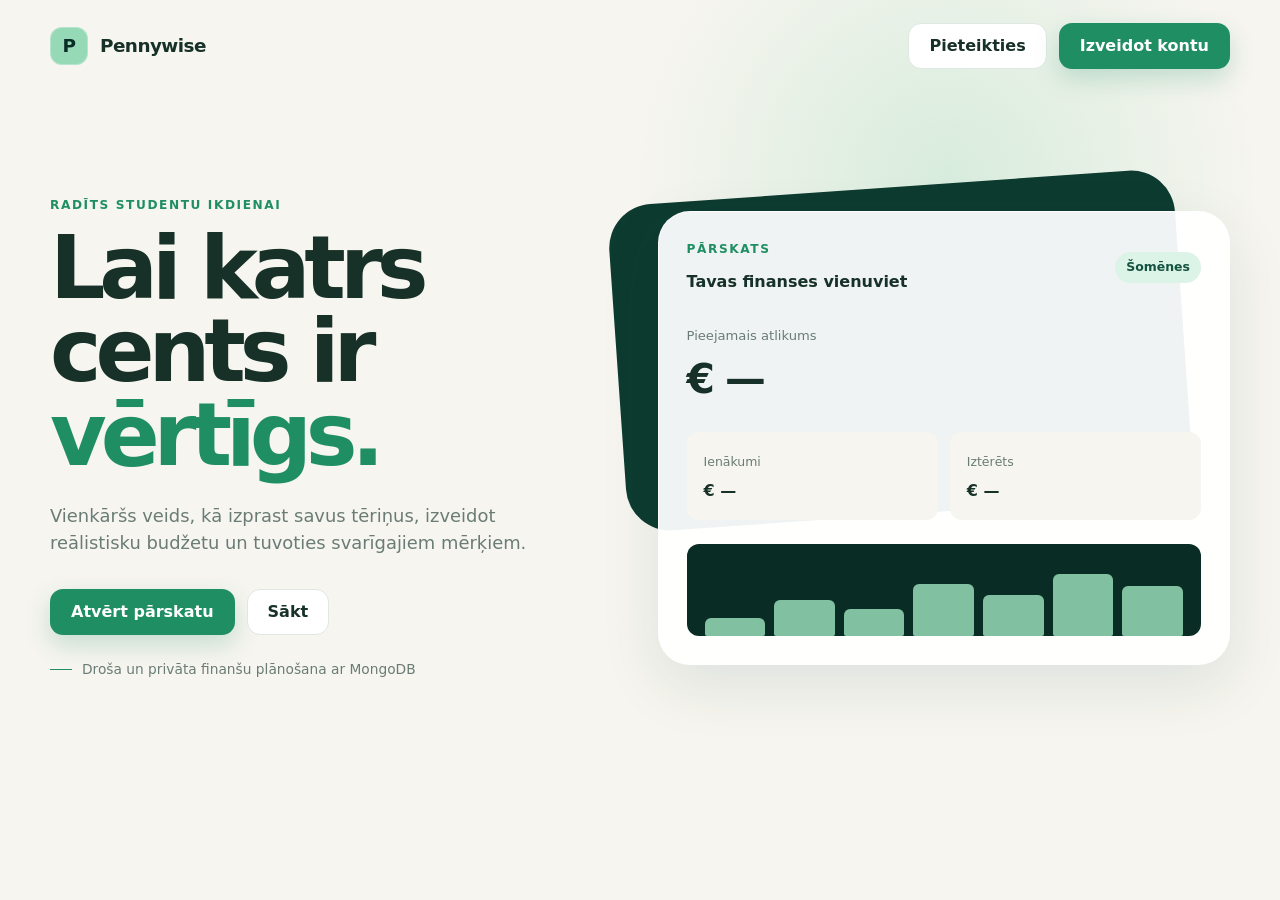
<file: Frontend/index.html>
<!doctype html>
<html lang="lv">
  <head>
    <meta charset="utf-8">
    <meta name="viewport" content="width=device-width, initial-scale=1">
    <meta name="description" content="Pennywise ir studentiem draudzīga personīgo finanšu un budžeta pārvaldības lietotne.">
    <title>Pennywise — Skaidrība par tavām finansēm</title>
    <link rel="stylesheet" href="css/style.css">
  </head>
  <body class="landing">
    <header class="landing-nav">
      <a class="brand" href="/" aria-label="Pennywise sākumlapa">
        <span class="brand-mark">P</span>
        <span>Pennywise</span>
      </a>
      <nav class="landing-actions" aria-label="Konta navigācija">
        <a class="button button-secondary" href="login.html">Pieteikties</a>
        <a class="button button-primary" href="register.html">Izveidot kontu</a>
      </nav>
    </header>

    <main class="landing-main">
      <section class="hero-copy">
        <p class="eyebrow">Radīts studentu ikdienai</p>
        <h1>Lai katrs cents ir <span>vērtīgs.</span></h1>
        <p>
          Vienkāršs veids, kā izprast savus tēriņus, izveidot reālistisku budžetu un tuvoties svarīgajiem mērķiem.
        </p>
        <div class="hero-actions">
          <a class="button button-primary" href="overview.html">Atvērt pārskatu</a>
          <a class="button button-secondary" href="register.html">Sākt</a>
        </div>
        <div class="hero-note">Droša un privāta finanšu plānošana ar MongoDB</div>
      </section>

      <section class="preview-wrap" aria-label="Pennywise pārskata priekšskatījums">
        <div class="dashboard-preview">
          <div class="preview-header">
            <div>
              <p class="eyebrow">Pārskats</p>
              <h2>Tavas finanses vienuviet</h2>
            </div>
            <span class="badge">Šomēnes</span>
          </div>
          <div class="preview-balance">
            <span>Pieejamais atlikums</span>
            <strong>€ —</strong>
          </div>
          <div class="preview-stats">
            <div class="preview-stat">
              <span>Ienākumi</span>
              <strong>€ —</strong>
            </div>
            <div class="preview-stat">
              <span>Iztērēts</span>
              <strong>€ —</strong>
            </div>
          </div>
          <div class="mini-chart" aria-label="Dekoratīvs finanšu diagrammas priekšskatījums">
            <span class="mini-chart-1"></span>
            <span class="mini-chart-2"></span>
            <span class="mini-chart-3"></span>
            <span class="mini-chart-4"></span>
            <span class="mini-chart-5"></span>
            <span class="mini-chart-6"></span>
            <span class="mini-chart-7"></span>
          </div>
        </div>
      </section>
    </main>
    <script src="js/api.js"></script>
  </body>
</html>
</file>
<file: Frontend/css/style.css>
:root {
  --forest-950: #092d25;
  --forest-900: #0d3b30;
  --forest-800: #145241;
  --green-600: #1f8f63;
  --green-500: #2eaa75;
  --green-300: #96d9b6;
  --green-100: #dcf4e7;
  --cream: #f6f5ef;
  --paper: #ffffff;
  --ink: #173128;
  --muted: #6a7c75;
  --line: #dfe8e3;
  --warning: #9b6a16;
  --warning-bg: #fff4d8;
  --danger: #a84343;
  --danger-bg: #fde8e8;
  --shadow: 0 20px 60px rgba(13, 59, 48, 0.1);
  --radius-lg: 28px;
  --radius-md: 18px;
  --radius-sm: 12px;
}

* {
  box-sizing: border-box;
}

[hidden] {
  display: none !important;
}

.auth-pending .app-shell {
  visibility: hidden;
}

html {
  scroll-behavior: smooth;
}

body {
  margin: 0;
  min-height: 100vh;
  color: var(--ink);
  background: var(--cream);
  font-family: Inter, ui-sans-serif, system-ui, -apple-system, BlinkMacSystemFont, "Segoe UI", sans-serif;
  line-height: 1.5;
}

a {
  color: inherit;
  text-decoration: none;
}

button,
input,
select,
textarea {
  font: inherit;
}

button,
a {
  -webkit-tap-highlight-color: transparent;
}

:where(a, button, input, select, textarea):focus-visible {
  outline: 3px solid rgba(46, 170, 117, 0.38);
  outline-offset: 2px;
}

.brand {
  display: inline-flex;
  align-items: center;
  gap: 12px;
  font-size: 1.15rem;
  font-weight: 800;
  letter-spacing: -0.03em;
}

.brand-mark {
  display: grid;
  width: 38px;
  height: 38px;
  place-items: center;
  border-radius: 12px;
  color: var(--forest-950);
  background: var(--green-300);
  box-shadow: inset 0 0 0 1px rgba(255, 255, 255, 0.3);
  font-weight: 900;
}

.button {
  display: inline-flex;
  min-height: 46px;
  align-items: center;
  justify-content: center;
  gap: 9px;
  padding: 0 20px;
  border: 1px solid transparent;
  border-radius: 13px;
  cursor: pointer;
  font-weight: 750;
  transition: transform 160ms ease, box-shadow 160ms ease, background 160ms ease;
}

.button:hover:not(:disabled) {
  transform: translateY(-2px);
}

.button-primary {
  color: white;
  background: var(--green-600);
  box-shadow: 0 10px 24px rgba(31, 143, 99, 0.22);
}

.button-secondary {
  border-color: var(--line);
  color: var(--ink);
  background: var(--paper);
}

.button-quiet {
  min-height: 40px;
  padding: 0 14px;
  color: var(--forest-800);
  background: var(--green-100);
}

.button:disabled {
  cursor: not-allowed;
  opacity: 0.58;
}

.button-danger {
  border-color: #f0c9c9;
  color: var(--danger);
  background: var(--danger-bg);
}

.eyebrow {
  margin: 0 0 12px;
  color: var(--green-600);
  font-size: 0.76rem;
  font-weight: 850;
  letter-spacing: 0.13em;
  text-transform: uppercase;
}

.muted {
  color: var(--muted);
}

.badge,
.status-chip {
  display: inline-flex;
  align-items: center;
  gap: 7px;
  min-height: 31px;
  padding: 0 11px;
  border-radius: 999px;
  color: var(--forest-800);
  background: var(--green-100);
  font-size: 0.78rem;
  font-weight: 750;
}

.status-dot {
  width: 7px;
  height: 7px;
  border-radius: 50%;
  background: currentColor;
}

.status-chip[data-state="checking"] {
  color: var(--warning);
  background: var(--warning-bg);
}

.status-chip[data-state="offline"] {
  color: var(--danger);
  background: var(--danger-bg);
}

.landing {
  min-height: 100vh;
  overflow: hidden;
  background:
    radial-gradient(circle at 74% 20%, rgba(150, 217, 182, 0.32), transparent 26%),
    var(--cream);
}

.landing-nav {
  display: flex;
  width: min(1180px, calc(100% - 40px));
  min-height: 92px;
  align-items: center;
  justify-content: space-between;
  margin: 0 auto;
}

.landing-actions {
  display: flex;
  align-items: center;
  gap: 12px;
}

.landing-main {
  display: grid;
  width: min(1180px, calc(100% - 40px));
  min-height: calc(100vh - 160px);
  grid-template-columns: 0.95fr 1.05fr;
  align-items: center;
  gap: clamp(40px, 7vw, 100px);
  margin: 0 auto;
  padding: 48px 0 96px;
}

.hero-copy h1 {
  max-width: 720px;
  margin: 0;
  font-size: clamp(3.2rem, 6.8vw, 6.3rem);
  font-weight: 820;
  letter-spacing: -0.07em;
  line-height: 0.96;
}

.hero-copy h1 span {
  color: var(--green-600);
}

.hero-copy > p:not(.eyebrow) {
  max-width: 600px;
  margin: 26px 0 32px;
  color: var(--muted);
  font-size: 1.12rem;
}

.hero-actions {
  display: flex;
  flex-wrap: wrap;
  gap: 12px;
}

.hero-note {
  display: flex;
  align-items: center;
  gap: 10px;
  margin-top: 24px;
  color: var(--muted);
  font-size: 0.86rem;
}

.hero-note::before {
  width: 22px;
  height: 1px;
  background: var(--green-600);
  content: "";
}

.preview-wrap {
  position: relative;
}

.preview-wrap::before {
  position: absolute;
  inset: -24px 8% auto -7%;
  height: 72%;
  border-radius: 44px;
  background: var(--forest-900);
  content: "";
  transform: rotate(-4deg);
}

.dashboard-preview {
  position: relative;
  padding: 28px;
  border: 1px solid rgba(255, 255, 255, 0.75);
  border-radius: 32px;
  background: rgba(255, 255, 255, 0.94);
  box-shadow: var(--shadow);
}

.preview-header,
.card-head,
.page-header,
.section-head {
  display: flex;
  align-items: center;
  justify-content: space-between;
  gap: 18px;
}

.preview-header h2,
.section-head h2,
.card-head h2 {
  margin: 0;
  font-size: 1rem;
}

.preview-balance {
  margin: 32px 0 22px;
}

.preview-balance span {
  display: block;
  color: var(--muted);
  font-size: 0.82rem;
}

.preview-balance strong {
  display: block;
  margin-top: 3px;
  font-size: 2.55rem;
  letter-spacing: -0.05em;
}

.preview-stats {
  display: grid;
  grid-template-columns: repeat(2, 1fr);
  gap: 12px;
}

.preview-stat {
  padding: 17px;
  border-radius: var(--radius-sm);
  background: var(--cream);
}

.preview-stat span,
.metric-label {
  color: var(--muted);
  font-size: 0.78rem;
}

.preview-stat strong {
  display: block;
  margin-top: 6px;
}

.mini-chart {
  display: flex;
  height: 92px;
  align-items: flex-end;
  gap: 9px;
  margin-top: 24px;
  padding: 16px 18px 0;
  border-radius: var(--radius-sm);
  background: var(--forest-950);
}

.mini-chart span {
  flex: 1;
  min-height: 12px;
  border-radius: 6px 6px 2px 2px;
  background: var(--green-300);
  opacity: 0.86;
}

.mini-chart-1 { height: 24%; }
.mini-chart-2 { height: 48%; }
.mini-chart-3 { height: 35%; }
.mini-chart-4 { height: 68%; }
.mini-chart-5 { height: 54%; }
.mini-chart-6 { height: 82%; }
.mini-chart-7 { height: 66%; }

.app-shell {
  display: grid;
  min-height: 100vh;
  grid-template-columns: 260px minmax(0, 1fr);
}

.sidebar {
  position: sticky;
  top: 0;
  display: flex;
  height: 100vh;
  flex-direction: column;
  padding: 28px 20px 24px;
  color: rgba(255, 255, 255, 0.76);
  background: var(--forest-950);
}

.sidebar .brand {
  margin: 0 10px 36px;
  color: white;
}

.nav-label {
  margin: 0 12px 10px;
  color: rgba(255, 255, 255, 0.43);
  font-size: 0.7rem;
  font-weight: 800;
  letter-spacing: 0.12em;
  text-transform: uppercase;
}

.side-nav {
  display: grid;
  gap: 7px;
}

.side-nav a,
.side-nav button {
  display: flex;
  width: 100%;
  min-height: 48px;
  align-items: center;
  gap: 12px;
  padding: 0 13px;
  border: 0;
  border-radius: 13px;
  color: inherit;
  background: transparent;
  cursor: pointer;
  font-weight: 650;
  text-align: left;
}

.side-nav a:hover,
.side-nav button:hover,
.side-nav a.active {
  color: white;
  background: rgba(255, 255, 255, 0.09);
}

.side-nav a.active {
  box-shadow: inset 3px 0 0 var(--green-300);
}

.nav-icon {
  display: grid;
  width: 24px;
  place-items: center;
  font-size: 1rem;
}

.sidebar-bottom {
  margin-top: auto;
  padding-top: 22px;
  border-top: 1px solid rgba(255, 255, 255, 0.1);
}

.phase-card {
  margin-bottom: 18px;
  padding: 16px;
  border: 1px solid rgba(255, 255, 255, 0.1);
  border-radius: var(--radius-sm);
  background: rgba(255, 255, 255, 0.05);
}

.phase-card strong {
  display: block;
  color: white;
  font-size: 0.85rem;
}

.phase-card span {
  display: block;
  margin-top: 4px;
  color: rgba(255, 255, 255, 0.52);
  font-size: 0.75rem;
}

.app-main {
  min-width: 0;
  padding: 34px clamp(24px, 4vw, 58px) 64px;
}

.mobile-topbar {
  display: none;
}

.page-header {
  margin-bottom: 30px;
}

.page-header h1 {
  margin: 0;
  font-size: clamp(1.9rem, 4vw, 2.7rem);
  letter-spacing: -0.05em;
}

.page-header p {
  margin: 7px 0 0;
  color: var(--muted);
}

.page-actions {
  display: flex;
  flex-wrap: wrap;
  align-items: center;
  justify-content: flex-end;
  gap: 10px;
}

.metrics-grid {
  display: grid;
  grid-template-columns: repeat(3, minmax(0, 1fr));
  gap: 16px;
  margin-bottom: 16px;
}

.card,
.metric-card,
.empty-state,
.form-card {
  border: 1px solid rgba(13, 59, 48, 0.06);
  border-radius: var(--radius-md);
  background: var(--paper);
  box-shadow: 0 10px 32px rgba(13, 59, 48, 0.055);
}

.metric-card {
  padding: 22px;
}

.metric-top {
  display: flex;
  align-items: center;
  justify-content: space-between;
}

.metric-icon {
  display: grid;
  width: 36px;
  height: 36px;
  place-items: center;
  border-radius: 11px;
  color: var(--forest-800);
  background: var(--green-100);
}

.metric-value {
  display: block;
  margin-top: 20px;
  font-size: 2rem;
  letter-spacing: -0.04em;
}

.metric-foot {
  display: block;
  margin-top: 5px;
  color: var(--muted);
  font-size: 0.78rem;
}

.dashboard-grid {
  display: grid;
  grid-template-columns: minmax(0, 1.65fr) minmax(280px, 0.8fr);
  gap: 16px;
}

.card {
  padding: 24px;
}

.empty-chart {
  display: grid;
  min-height: 260px;
  place-items: center;
  margin-top: 20px;
  border: 1px dashed #c8d8d0;
  border-radius: var(--radius-sm);
  background:
    linear-gradient(to right, transparent 49.8%, rgba(13, 59, 48, 0.035) 50%, transparent 50.2%),
    linear-gradient(to bottom, transparent 49.8%, rgba(13, 59, 48, 0.035) 50%, transparent 50.2%),
    #fbfcfa;
  background-size: 48px 48px;
  text-align: center;
}

.empty-chart strong,
.empty-state strong {
  display: block;
  margin-bottom: 5px;
}

.empty-chart p,
.empty-state p {
  max-width: 360px;
  margin: 0;
  color: var(--muted);
  font-size: 0.88rem;
}

.goal-row {
  padding: 16px 0;
  border-bottom: 1px solid var(--line);
}

.goal-row:last-child {
  border-bottom: 0;
}

.goal-row > div:first-child {
  display: flex;
  justify-content: space-between;
  gap: 15px;
  font-size: 0.85rem;
}

.progress {
  height: 8px;
  margin-top: 11px;
  overflow: hidden;
  border-radius: 99px;
  background: var(--green-100);
}

.progress span {
  display: block;
  width: 0;
  height: 100%;
  border-radius: inherit;
  background: var(--green-500);
}

.notice {
  margin-bottom: 20px;
  padding: 14px 16px;
  border: 1px solid #eedcae;
  border-radius: var(--radius-sm);
  color: #795513;
  background: var(--warning-bg);
  font-size: 0.86rem;
}

.notice[data-kind="error"] {
  border-color: #f0c9c9;
  color: var(--danger);
  background: var(--danger-bg);
}

.notice[data-kind="success"] {
  border-color: #bce5ce;
  color: var(--forest-800);
  background: var(--green-100);
}

.notification-list:not(:empty) {
  display: grid;
  gap: 10px;
  margin-bottom: 20px;
}

.budget-notification {
  padding: 13px 16px;
  border: 1px solid #eedcae;
  border-radius: var(--radius-sm);
  color: #795513;
  background: var(--warning-bg);
  font-size: 0.88rem;
  font-weight: 700;
}

.budget-notification[data-kind="danger"] {
  border-color: #f0c9c9;
  color: var(--danger);
  background: var(--danger-bg);
}

.admin-tools-link {
  margin-top: 16px;
}

.empty-state {
  display: grid;
  min-height: 360px;
  place-items: center;
  padding: 40px 22px;
  text-align: center;
}

.empty-icon {
  display: grid;
  width: 68px;
  height: 68px;
  place-items: center;
  margin: 0 auto 18px;
  border-radius: 22px;
  color: var(--forest-800);
  background: var(--green-100);
  font-size: 1.7rem;
}

.table-shell {
  overflow: hidden;
  border: 1px solid var(--line);
  border-radius: var(--radius-md);
  background: white;
}

.table-toolbar {
  display: flex;
  justify-content: space-between;
  gap: 14px;
  padding: 17px;
  border-bottom: 1px solid var(--line);
}

.search-field {
  width: min(100%, 340px);
  min-height: 42px;
  padding: 0 14px;
  border: 1px solid var(--line);
  border-radius: 11px;
  outline: none;
  background: #fbfcfa;
}

.search-field:focus,
.field input:focus,
.field select:focus {
  border-color: var(--green-500);
  box-shadow: 0 0 0 3px rgba(46, 170, 117, 0.12);
}

.settings-grid {
  display: grid;
  grid-template-columns: minmax(0, 1.2fr) minmax(260px, 0.7fr);
  gap: 16px;
}

.form-card {
  padding: 26px;
}

.form-card h2 {
  margin: 0 0 6px;
}

.form-card > p {
  margin: 0 0 24px;
  color: var(--muted);
}

.field-grid {
  display: grid;
  grid-template-columns: repeat(2, minmax(0, 1fr));
  gap: 16px;
}

.field {
  display: grid;
  gap: 7px;
}

.field-full {
  grid-column: 1 / -1;
}

.field label {
  font-size: 0.81rem;
  font-weight: 750;
}

.field input,
.field select {
  width: 100%;
  min-height: 47px;
  padding: 0 13px;
  border: 1px solid var(--line);
  border-radius: 11px;
  outline: none;
  color: var(--ink);
  background: #fbfcfa;
}

.field input:disabled,
.field select:disabled {
  color: var(--muted);
  cursor: not-allowed;
}

.form-actions {
  display: flex;
  align-items: center;
  gap: 12px;
  margin-top: 22px;
}

.danger-zone {
  margin-top: 28px;
  padding-top: 22px;
  border-top: 1px solid var(--line);
}

.danger-zone > p {
  margin: 6px 0 16px;
  font-size: 0.84rem;
}

.admin-statistics {
  display: grid;
  grid-template-columns: repeat(6, minmax(0, 1fr));
  gap: 12px;
  margin-bottom: 16px;
}

.admin-statistics .metric-card {
  padding: 18px;
}

.admin-statistics .metric-value {
  margin-top: 10px;
  font-size: 1.65rem;
}

.admin-grid {
  display: grid;
  grid-template-columns: minmax(0, 1.6fr) minmax(330px, 0.8fr);
  gap: 16px;
}

.data-table-wrap {
  width: 100%;
  margin-top: 20px;
  overflow-x: auto;
}

.data-table {
  width: 100%;
  border-collapse: collapse;
  font-size: 0.86rem;
}

.data-table th,
.data-table td {
  padding: 13px 10px;
  border-bottom: 1px solid var(--line);
  text-align: left;
  vertical-align: middle;
}

.data-table th {
  color: var(--muted);
  font-size: 0.71rem;
  letter-spacing: 0.08em;
  text-transform: uppercase;
}

.data-table td > span {
  display: block;
  margin-top: 2px;
  color: var(--muted);
  font-size: 0.76rem;
}

.table-actions {
  display: flex;
  flex-wrap: wrap;
  gap: 7px;
}

.table-actions .button {
  min-height: 36px;
  padding: 0 11px;
  font-size: 0.76rem;
}

.compact-select,
.inline-form input {
  min-height: 39px;
  padding: 0 10px;
  border: 1px solid var(--line);
  border-radius: 10px;
  outline: none;
  color: var(--ink);
  background: #fbfcfa;
}

.inline-form {
  display: flex;
  gap: 9px;
  margin-top: 20px;
}

.inline-form input {
  min-width: 0;
  flex: 1;
}

.inline-category-field {
  min-width: 0;
  flex: 1;
}

.inline-category-field input {
  width: 100%;
}

.sr-only {
  position: absolute;
  width: 1px;
  height: 1px;
  padding: 0;
  margin: -1px;
  overflow: hidden;
  clip: rect(0, 0, 0, 0);
  white-space: nowrap;
  border: 0;
}

.auth-page {
  display: grid;
  min-height: 100vh;
  grid-template-columns: minmax(300px, 0.82fr) minmax(440px, 1.18fr);
}

.auth-aside {
  display: flex;
  min-height: 100vh;
  flex-direction: column;
  justify-content: space-between;
  padding: clamp(28px, 5vw, 70px);
  color: white;
  background:
    radial-gradient(circle at 20% 80%, rgba(150, 217, 182, 0.22), transparent 34%),
    var(--forest-950);
}

.auth-aside .brand {
  align-self: flex-start;
}

.auth-quote {
  max-width: 460px;
}

.auth-quote h1 {
  margin: 0 0 20px;
  font-size: clamp(2.5rem, 5vw, 4.5rem);
  letter-spacing: -0.06em;
  line-height: 1;
}

.auth-quote p,
.auth-aside footer {
  color: rgba(255, 255, 255, 0.58);
}

.auth-main {
  display: grid;
  place-items: center;
  padding: 40px 24px;
}

.auth-card {
  width: min(100%, 470px);
}

.auth-card h2 {
  margin: 0;
  font-size: 2.25rem;
  letter-spacing: -0.05em;
}

.auth-card > p {
  margin: 8px 0 28px;
  color: var(--muted);
}

.auth-card form {
  display: grid;
  gap: 16px;
}

.auth-card .button {
  width: 100%;
  margin-top: 4px;
}

.auth-switch {
  margin-top: 23px;
  color: var(--muted);
  font-size: 0.9rem;
  text-align: center;
}

.auth-switch a {
  color: var(--green-600);
  font-weight: 750;
}

.auth-message {
  display: none;
  padding: 12px 14px;
  border-radius: 11px;
  color: #795513;
  background: var(--warning-bg);
  font-size: 0.84rem;
}

.auth-message.visible {
  display: block;
}

.metrics-grid-four {
  grid-template-columns: repeat(4, minmax(0, 1fr));
}

.compact-metrics .metric-card {
  padding: 18px 22px;
}

.compact-metrics .metric-value {
  margin-top: 8px;
  font-size: 1.6rem;
}

.filter-bar {
  display: grid;
  grid-template-columns: minmax(200px, 1fr) repeat(3, auto) auto;
  gap: 10px;
  padding: 17px;
  border-bottom: 1px solid var(--line);
}

.filter-bar .search-field,
.filter-bar .compact-select {
  width: 100%;
  min-height: 42px;
}

.filter-clear {
  min-height: 42px;
}

.transaction-table-wrap {
  margin-top: 0;
  padding: 0 12px;
}

.transaction-type {
  font-size: 0.78rem;
  font-weight: 750;
  text-transform: capitalize;
}

.transaction-type.income,
.money-value.income {
  color: var(--green-600);
}

.transaction-type.expense,
.money-value.expense {
  color: var(--danger);
}

.money-value {
  font-weight: 800;
  white-space: nowrap;
}

.table-actions-nowrap {
  flex-wrap: nowrap;
}

.pagination {
  display: flex;
  align-items: center;
  justify-content: flex-end;
  gap: 14px;
  padding: 15px 17px;
  border-top: 1px solid var(--line);
  color: var(--muted);
  font-size: 0.84rem;
}

.pagination .button {
  min-height: 38px;
  padding: 0 13px;
}

.compact-empty {
  min-height: 250px;
  border: 0;
  box-shadow: none;
}

.modal {
  width: min(620px, calc(100% - 28px));
  max-height: calc(100vh - 40px);
  padding: 0;
  overflow: visible;
  border: 0;
  border-radius: var(--radius-md);
  background: transparent;
}

.modal::backdrop {
  background: rgba(9, 45, 37, 0.58);
  backdrop-filter: blur(3px);
}

.modal-card {
  max-height: calc(100vh - 40px);
  padding: 26px;
  overflow-y: auto;
  border-radius: var(--radius-md);
  background: var(--paper);
  box-shadow: var(--shadow);
}

.modal-head {
  display: flex;
  align-items: flex-start;
  justify-content: space-between;
  gap: 16px;
  margin-bottom: 22px;
}

.modal-head h2 {
  margin: 0;
  font-size: 1.55rem;
}

.icon-button {
  display: grid;
  width: 38px;
  height: 38px;
  place-items: center;
  border: 1px solid var(--line);
  border-radius: 11px;
  color: var(--muted);
  background: white;
  cursor: pointer;
  font-size: 1.4rem;
}

.modal-actions {
  justify-content: flex-end;
}

.month-control {
  display: flex;
  min-height: 46px;
  align-items: center;
  gap: 9px;
  padding: 0 13px;
  border: 1px solid var(--line);
  border-radius: 13px;
  background: white;
  color: var(--muted);
  font-size: 0.78rem;
  font-weight: 700;
}

.month-control input {
  border: 0;
  outline: 0;
  color: var(--ink);
  background: transparent;
  font-weight: 700;
}

.budget-grid {
  display: grid;
  grid-template-columns: repeat(2, minmax(0, 1fr));
  gap: 14px;
  margin-top: 22px;
}

.budget-card {
  padding: 20px;
  border: 1px solid var(--line);
  border-radius: var(--radius-sm);
  background: #fbfcfa;
}

.budget-card-head {
  display: flex;
  align-items: flex-start;
  justify-content: space-between;
  gap: 12px;
}

.budget-card h3 {
  margin: 0;
  font-size: 1rem;
}

.budget-status {
  display: block;
  margin-top: 3px;
  color: var(--green-600);
  font-size: 0.76rem;
  font-weight: 700;
}

.budget-card.status-warning .budget-status {
  color: var(--warning);
}

.budget-card.status-exceeded .budget-status {
  color: var(--danger);
}

.budget-amounts {
  display: flex;
  justify-content: space-between;
  gap: 16px;
  margin: 25px 0 15px;
}

.budget-amounts > div:last-child {
  text-align: right;
}

.budget-amounts strong,
.budget-amounts span {
  display: block;
}

.budget-amounts strong {
  font-size: 1.2rem;
}

.budget-amounts span {
  color: var(--muted);
  font-size: 0.74rem;
}

.status-warning .progress span {
  background: #d69b31;
}

.status-exceeded .progress span,
.progress span[data-status="exceeded"] {
  background: var(--danger);
}

.budget-card-foot {
  margin: 9px 0 0;
  color: var(--muted);
  font-size: 0.75rem;
}

.overview-grid {
  grid-template-columns: minmax(0, 1.45fr) minmax(300px, 0.75fr);
}

.chart-legend {
  display: flex;
  gap: 12px;
  color: var(--muted);
  font-size: 0.72rem;
}

.chart-legend span {
  display: flex;
  align-items: center;
  gap: 5px;
}

.chart-legend i {
  width: 8px;
  height: 8px;
  border-radius: 3px;
}

.legend-income {
  background: var(--green-500);
}

.legend-expense {
  background: #efb6a9;
}

.trend-chart {
  display: grid;
  height: 290px;
  grid-template-columns: repeat(6, minmax(36px, 1fr));
  align-items: end;
  gap: clamp(10px, 2.3vw, 26px);
  margin-top: 24px;
  padding: 22px 15px 0;
  border-radius: var(--radius-sm);
  background: repeating-linear-gradient(to bottom, #fbfcfa 0, #fbfcfa 57px, var(--line) 58px);
}

.trend-group {
  display: grid;
  height: 100%;
  grid-template-rows: 1fr 25px;
  gap: 8px;
  text-align: center;
}

.trend-bars {
  display: flex;
  height: 100%;
  align-items: flex-end;
  justify-content: center;
  gap: 5px;
}

.trend-bars span {
  width: min(15px, 42%);
  min-height: 3px;
  border-radius: 5px 5px 2px 2px;
}

.trend-income {
  background: var(--green-500);
}

.trend-expense {
  background: #efb6a9;
}

.trend-group small {
  color: var(--muted);
  font-size: 0.7rem;
}

.budget-overview {
  margin-top: 28px;
}

.budget-overview > strong,
.budget-overview > span {
  display: block;
}

.budget-overview > strong {
  font-size: 2rem;
  letter-spacing: -0.04em;
}

.budget-overview > span,
.budget-overview small {
  color: var(--muted);
  font-size: 0.78rem;
}

.progress-large {
  height: 11px;
  margin: 18px 0 8px;
}

.overview-budget-list {
  margin-top: 17px;
  padding-top: 10px;
  border-top: 1px solid var(--line);
}

.overview-budget-row {
  margin-top: 13px;
}

.overview-budget-row > div:first-child {
  display: flex;
  justify-content: space-between;
  gap: 12px;
  font-size: 0.76rem;
}

.overview-budget-row .progress {
  height: 5px;
  margin-top: 6px;
}

.compact-copy {
  margin: 12px 0 0;
  font-size: 0.8rem;
}

.recent-card {
  margin-top: 16px;
}

.sidebar-user {
  display: flex;
  align-items: center;
  gap: 11px;
  margin-bottom: 12px;
  padding: 12px;
  border-radius: var(--radius-sm);
  background: rgba(255, 255, 255, 0.06);
}

.user-avatar {
  display: grid;
  width: 38px;
  height: 38px;
  flex: 0 0 auto;
  place-items: center;
  border-radius: 12px;
  color: var(--forest-950);
  background: var(--green-300);
  font-weight: 850;
}

.sidebar-user strong,
.sidebar-user span:not(.user-avatar) {
  display: block;
}

.sidebar-user strong {
  overflow: hidden;
  color: white;
  font-size: 0.8rem;
  text-overflow: ellipsis;
  white-space: nowrap;
}

.sidebar-user > div {
  min-width: 0;
}

.sidebar-user > div span {
  color: rgba(255, 255, 255, 0.5);
  font-size: 0.7rem;
}

.nav-scrim {
  display: none;
}

.loading-panel {
  display: flex;
  min-height: 220px;
  align-items: center;
  justify-content: center;
  gap: 12px;
  border: 1px solid var(--line);
  border-radius: var(--radius-md);
  color: var(--muted);
  background: white;
}

.compact-loading {
  min-height: 240px;
  border: 0;
  border-radius: 0;
}

.loading-spinner {
  width: 20px;
  height: 20px;
  border: 3px solid var(--green-100);
  border-top-color: var(--green-600);
  border-radius: 50%;
  animation: spin 700ms linear infinite;
}

@keyframes spin {
  to { transform: rotate(360deg); }
}

.toast-region {
  position: fixed;
  z-index: 100;
  top: 22px;
  right: 22px;
  display: grid;
  width: min(380px, calc(100% - 32px));
  gap: 10px;
}

.toast {
  display: flex;
  align-items: flex-start;
  justify-content: space-between;
  gap: 16px;
  padding: 14px 16px;
  border: 1px solid #bce5ce;
  border-radius: var(--radius-sm);
  color: var(--forest-800);
  background: white;
  box-shadow: var(--shadow);
  font-size: 0.86rem;
  font-weight: 700;
}

.toast-error {
  border-color: #f0c9c9;
  color: var(--danger);
}

.toast button {
  padding: 0;
  border: 0;
  color: inherit;
  background: transparent;
  cursor: pointer;
  font-size: 1.2rem;
  line-height: 1;
}

.field-error {
  color: var(--danger);
  font-size: 0.75rem;
  font-weight: 650;
}

.field :is(input, select)[aria-invalid="true"] {
  border-color: var(--danger);
  box-shadow: 0 0 0 3px rgba(168, 67, 67, 0.1);
}

.confirm-modal {
  width: min(470px, calc(100% - 28px));
}

.confirm-modal h2 {
  margin: 0;
}

.confirm-modal p {
  margin: 10px 0 0;
}

.prompt-field {
  margin-top: 20px;
}

.metric-progress {
  margin-top: 13px;
}

.metric-status {
  font-size: 1.55rem;
}

.goal-grid {
  display: grid;
  grid-template-columns: repeat(2, minmax(0, 1fr));
  gap: 16px;
}

.goal-card {
  padding: 24px;
  border: 1px solid rgba(13, 59, 48, 0.07);
  border-radius: var(--radius-md);
  background: white;
  box-shadow: 0 10px 32px rgba(13, 59, 48, 0.055);
}

.goal-card-head,
.goal-identity,
.goal-amount-line,
.goal-progress-labels,
.goal-actions {
  display: flex;
  align-items: center;
}

.goal-card-head,
.goal-amount-line,
.goal-progress-labels {
  justify-content: space-between;
  gap: 14px;
}

.goal-identity {
  min-width: 0;
  gap: 11px;
}

.goal-symbol {
  display: grid;
  width: 40px;
  height: 40px;
  flex: 0 0 auto;
  place-items: center;
  border-radius: 12px;
  color: var(--forest-800);
  background: var(--green-100);
  font-weight: 850;
}

.goal-card h2 {
  overflow: hidden;
  margin: 0;
  font-size: 1rem;
  text-overflow: ellipsis;
  white-space: nowrap;
}

.goal-status-badge {
  padding: 5px 9px;
  border-radius: 999px;
  color: var(--forest-800);
  background: var(--green-100);
  font-size: 0.69rem;
  font-weight: 800;
  white-space: nowrap;
}

.goal-card.status-overdue .goal-status-badge {
  color: var(--danger);
  background: var(--danger-bg);
}

.goal-card.status-complete .goal-status-badge {
  color: white;
  background: var(--green-600);
}

.goal-amount-line {
  margin: 27px 0 20px;
}

.goal-amount-line > div:last-child {
  text-align: right;
}

.goal-amount-line strong,
.goal-amount-line span {
  display: block;
}

.goal-amount-line strong {
  font-size: 1.25rem;
}

.goal-amount-line span,
.goal-progress-labels {
  color: var(--muted);
  font-size: 0.75rem;
}

.goal-progress-labels strong {
  color: var(--ink);
}

.goal-progress {
  height: 9px;
  margin-top: 8px;
}

.goal-details {
  display: grid;
  grid-template-columns: repeat(3, minmax(0, 1fr));
  gap: 10px;
  margin: 21px 0;
}

.goal-details div {
  padding: 11px;
  border-radius: 10px;
  background: var(--cream);
}

.goal-details dt {
  color: var(--muted);
  font-size: 0.65rem;
}

.goal-details dd {
  margin: 4px 0 0;
  font-size: 0.76rem;
  font-weight: 750;
}

.goal-actions {
  flex-wrap: wrap;
  gap: 8px;
  padding-top: 18px;
  border-top: 1px solid var(--line);
}

.goal-actions .button {
  min-height: 38px;
  padding: 0 12px;
  font-size: 0.75rem;
}

.goal-empty {
  min-height: 380px;
  margin-top: 0;
  border: 1px solid rgba(13, 59, 48, 0.06);
  box-shadow: 0 10px 32px rgba(13, 59, 48, 0.055);
}

.goal-empty .button {
  margin-top: 20px;
}

.compact-modal-card {
  width: 100%;
}

.form-helper {
  margin: 10px 0 0;
  font-size: 0.78rem;
}

@media (max-width: 980px) {
  .landing-main {
    grid-template-columns: 1fr;
    padding-top: 70px;
  }

  .hero-copy {
    text-align: center;
  }

  .hero-copy > p:not(.eyebrow) {
    margin-inline: auto;
  }

  .hero-actions,
  .hero-note {
    justify-content: center;
  }

  .preview-wrap {
    width: min(100%, 650px);
    margin: 30px auto 0;
  }

  .app-shell {
    grid-template-columns: 1fr;
  }

  .sidebar {
    position: fixed;
    z-index: 20;
    width: 270px;
    transform: translateX(-105%);
    transition: transform 180ms ease;
  }

  .nav-scrim {
    position: fixed;
    z-index: 19;
    inset: 0 0 0 270px;
    width: auto;
    height: 100%;
    border: 0;
    background: rgba(9, 45, 37, 0.42);
  }

  body.nav-open {
    overflow: hidden;
  }

  body.nav-open .nav-scrim {
    display: block;
  }

  body.nav-open .sidebar {
    transform: translateX(0);
    box-shadow: 24px 0 60px rgba(9, 45, 37, 0.22);
  }

  .mobile-topbar {
    display: flex;
    align-items: center;
    justify-content: space-between;
    margin-bottom: 28px;
  }

  .menu-button {
    display: grid;
    width: 44px;
    height: 44px;
    place-items: center;
    border: 1px solid var(--line);
    border-radius: 12px;
    color: var(--ink);
    background: white;
    cursor: pointer;
  }

  .dashboard-grid,
  .settings-grid,
  .admin-grid,
  .overview-grid {
    grid-template-columns: 1fr;
  }

  .metrics-grid-four {
    grid-template-columns: repeat(2, minmax(0, 1fr));
  }

  .filter-bar {
    grid-template-columns: repeat(2, minmax(0, 1fr));
  }

  .filter-search {
    grid-column: 1 / -1;
  }

  .admin-statistics {
    grid-template-columns: repeat(3, minmax(0, 1fr));
  }

  .goal-grid {
    grid-template-columns: 1fr;
  }
}

@media (max-width: 720px) {
  .landing-nav {
    width: min(100% - 28px, 1180px);
  }

  .landing-actions .button-secondary {
    display: none;
  }

  .landing-main {
    width: min(100% - 28px, 1180px);
    padding-top: 45px;
  }

  .hero-copy h1 {
    font-size: clamp(2.9rem, 15vw, 4.4rem);
  }

  .dashboard-preview {
    padding: 20px;
  }

  .app-main {
    padding: 22px 16px 44px;
  }

  .page-header {
    align-items: flex-start;
    flex-direction: column;
  }

  .page-actions {
    justify-content: flex-start;
  }

  .metrics-grid {
    grid-template-columns: 1fr;
  }

  .metrics-grid-four,
  .budget-grid,
  .filter-bar {
    grid-template-columns: 1fr;
  }

  .filter-search {
    grid-column: auto;
  }

  .admin-statistics {
    grid-template-columns: repeat(2, minmax(0, 1fr));
  }

  .field-grid {
    grid-template-columns: 1fr;
  }

  .field-full {
    grid-column: auto;
  }

  .auth-page {
    grid-template-columns: 1fr;
  }

  .auth-aside {
    display: none;
  }

  .auth-main {
    min-height: 100vh;
  }

  .table-toolbar {
    align-items: stretch;
    flex-direction: column;
  }

  .search-field {
    width: 100%;
  }

  .toast-region {
    top: 12px;
    right: 16px;
  }

  .loading-panel {
    min-height: 180px;
    padding: 24px;
    text-align: center;
  }

  .goal-details {
    grid-template-columns: 1fr;
  }

  .goal-actions .button {
    flex: 1 1 auto;
  }
}

@media (prefers-reduced-motion: reduce) {
  *,
  *::before,
  *::after {
    scroll-behavior: auto !important;
    transition: none !important;
  }

  .loading-spinner {
    animation: none !important;
  }
}
</file>
